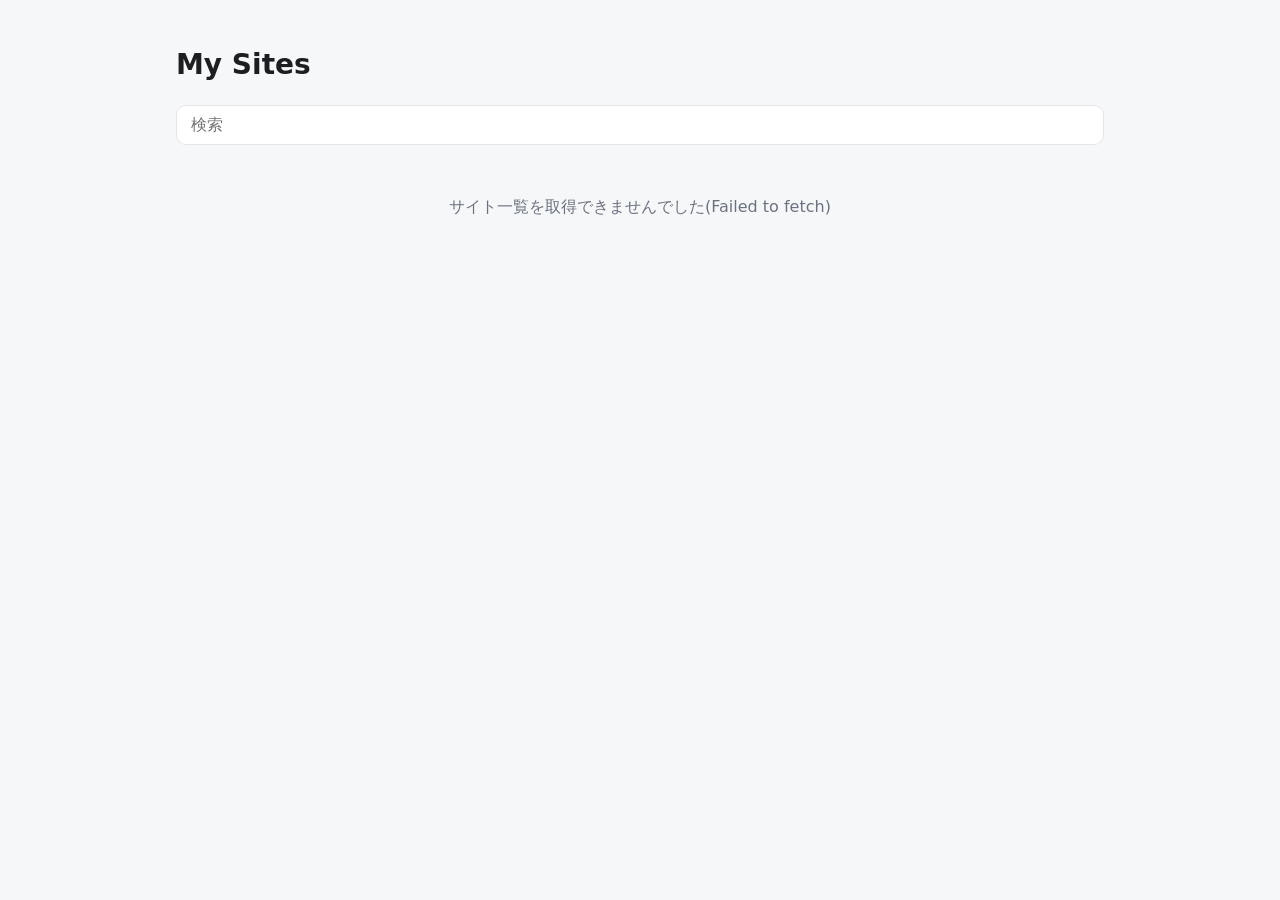
<file: index.html>
<!doctype html>
<html lang="ja">
<head>
<meta charset="utf-8">
<meta name="viewport" content="width=device-width, initial-scale=1">
<title>My Sites</title>
<style>
  :root {
    --bg: #f6f7f9; --card: #fff; --text: #1c1e21; --sub: #6b7280;
    --border: #e3e6ea; --accent: #2563eb;
  }
  @media (prefers-color-scheme: dark) {
    :root { --bg: #0f1115; --card: #181b21; --text: #e8eaed; --sub: #9aa0aa;
            --border: #272b33; --accent: #6ea0ff; }
  }
  * { box-sizing: border-box; }
  body { margin: 0; background: var(--bg); color: var(--text);
         font-family: system-ui, -apple-system, "Hiragino Sans", "Noto Sans JP", sans-serif; }
  .wrap { max-width: 960px; margin: 0 auto; padding: 48px 16px 64px; }
  h1 { margin: 0 0 4px; font-size: 28px; }
  .lead { color: var(--sub); margin: 0 0 24px; }
  input[type=search] {
    width: 100%; padding: 10px 14px; font-size: 16px; border-radius: 10px;
    border: 1px solid var(--border); background: var(--card); color: var(--text);
    margin-bottom: 20px;
  }
  .grid { display: grid; gap: 14px; grid-template-columns: repeat(auto-fill, minmax(260px, 1fr)); }
  .card { display: block; padding: 16px; background: var(--card); border: 1px solid var(--border);
          border-radius: 12px; text-decoration: none; color: inherit;
          transition: transform .12s, border-color .12s; }
  .card:hover { transform: translateY(-2px); border-color: var(--accent); }
  .card h2 { margin: 0 0 6px; font-size: 17px; color: var(--accent); word-break: break-all; }
  .card p { margin: 0 0 10px; font-size: 14px; color: var(--sub); min-height: 1.4em; }
  .meta { display: flex; justify-content: space-between; font-size: 12px; color: var(--sub); }
  .meta a { color: var(--sub); }
  .msg { color: var(--sub); text-align: center; padding: 32px 0; }
</style>
</head>
<body>
<div class="wrap">
  <h1>My Sites</h1>
  <p class="lead" id="lead">読み込み中…</p>
  <input type="search" id="q" placeholder="検索">
  <div class="grid" id="grid"></div>
  <div class="msg" id="msg"></div>
</div>

<script>
// このリポジトリ内の「フォルダ/index.html」を自動で読み取って一覧にします
const USERNAME = "itsukisan0707desu";
const REPO = "itsukisan0707desu.github.io";

// 手動で追加したいサイト(任意)
const EXTRA = [
  // { name: "example", description: "説明", url: "https://example.com/" },
];

// 一覧から隠したいフォルダ名(任意)
const HIDE = [];

const grid = document.getElementById("grid");
const msg = document.getElementById("msg");
const lead = document.getElementById("lead");
const q = document.getElementById("q");
let items = [];

function render() {
  const kw = q.value.trim().toLowerCase();
  grid.innerHTML = "";
  const list = items.filter(i =>
    (i.name + " " + (i.description || "")).toLowerCase().includes(kw));
  for (const i of list) {
    const a = document.createElement("a");
    a.className = "card"; a.href = i.url;
    const h = document.createElement("h2"); h.textContent = i.name;
    const p = document.createElement("p"); p.textContent = i.description || "";
    const m = document.createElement("div"); m.className = "meta";
    const d = document.createElement("span"); d.textContent = i.folder || "";
    m.appendChild(d);
    if (i.source) {
      const r = document.createElement("a");
      r.href = i.source; r.textContent = "files ↗";
      r.addEventListener("click", e => e.stopPropagation());
      m.appendChild(r);
    }
    a.append(h, p, m);
    grid.appendChild(a);
  }
  msg.textContent = list.length ? "" : "見つかりませんでした";
}

// フォルダ一覧を取得(GitHub API。結果は2分キャッシュ、0件はキャッシュしない)
async function listFolders() {
  const key = "sites-tree-v2-" + REPO;
  try {
    const c = JSON.parse(localStorage.getItem(key) || "null");
    if (c && c.data.length && Date.now() - c.t < 2 * 60 * 1000) return c.data;
  } catch (e) {}
  const res = await fetch(`https://api.github.com/repos/${USERNAME}/${REPO}/git/trees/HEAD?recursive=1`);
  if (!res.ok) throw new Error("GitHub API: " + res.status);
  const tree = (await res.json()).tree;
  const folders = tree
    .map(t => t.path.match(/^([^\/.][^\/]*)\/index\.html$/i))
    .filter(Boolean).map(m => m[1])
    .filter(f => !HIDE.includes(f));
  if (folders.length) { try { localStorage.setItem(key, JSON.stringify({ t: Date.now(), data: folders })); } catch (e) {} }
  return folders;
}

// 各サイトの <title> と <meta name="description"> を読んで名前・説明にする
async function readInfo(folder) {
  const info = { name: folder, description: "", folder: folder + "/",
    url: `./${folder}/`,
    source: `https://github.com/${USERNAME}/${REPO}/tree/HEAD/${folder}` };
  try {
    const html = await (await fetch(`./${folder}/index.html`)).text();
    const doc = new DOMParser().parseFromString(html, "text/html");
    if (doc.title) info.name = doc.title.trim();
    const meta = doc.querySelector('meta[name="description"]');
    if (meta) info.description = meta.content.trim();
  } catch (e) {}
  return info;
}

async function load() {
  const folders = await listFolders();
  items = await Promise.all(folders.map(readInfo));
  items.push(...EXTRA);
  lead.textContent = `${items.length} 件のサイト`;
  render();
}

q.addEventListener("input", render);
load().catch(err => {
  lead.textContent = "";
  items = [...EXTRA];
  render();
  msg.textContent = "サイト一覧を取得できませんでした(" + err.message + ")";
});
</script>
</body>
</html>
</file>
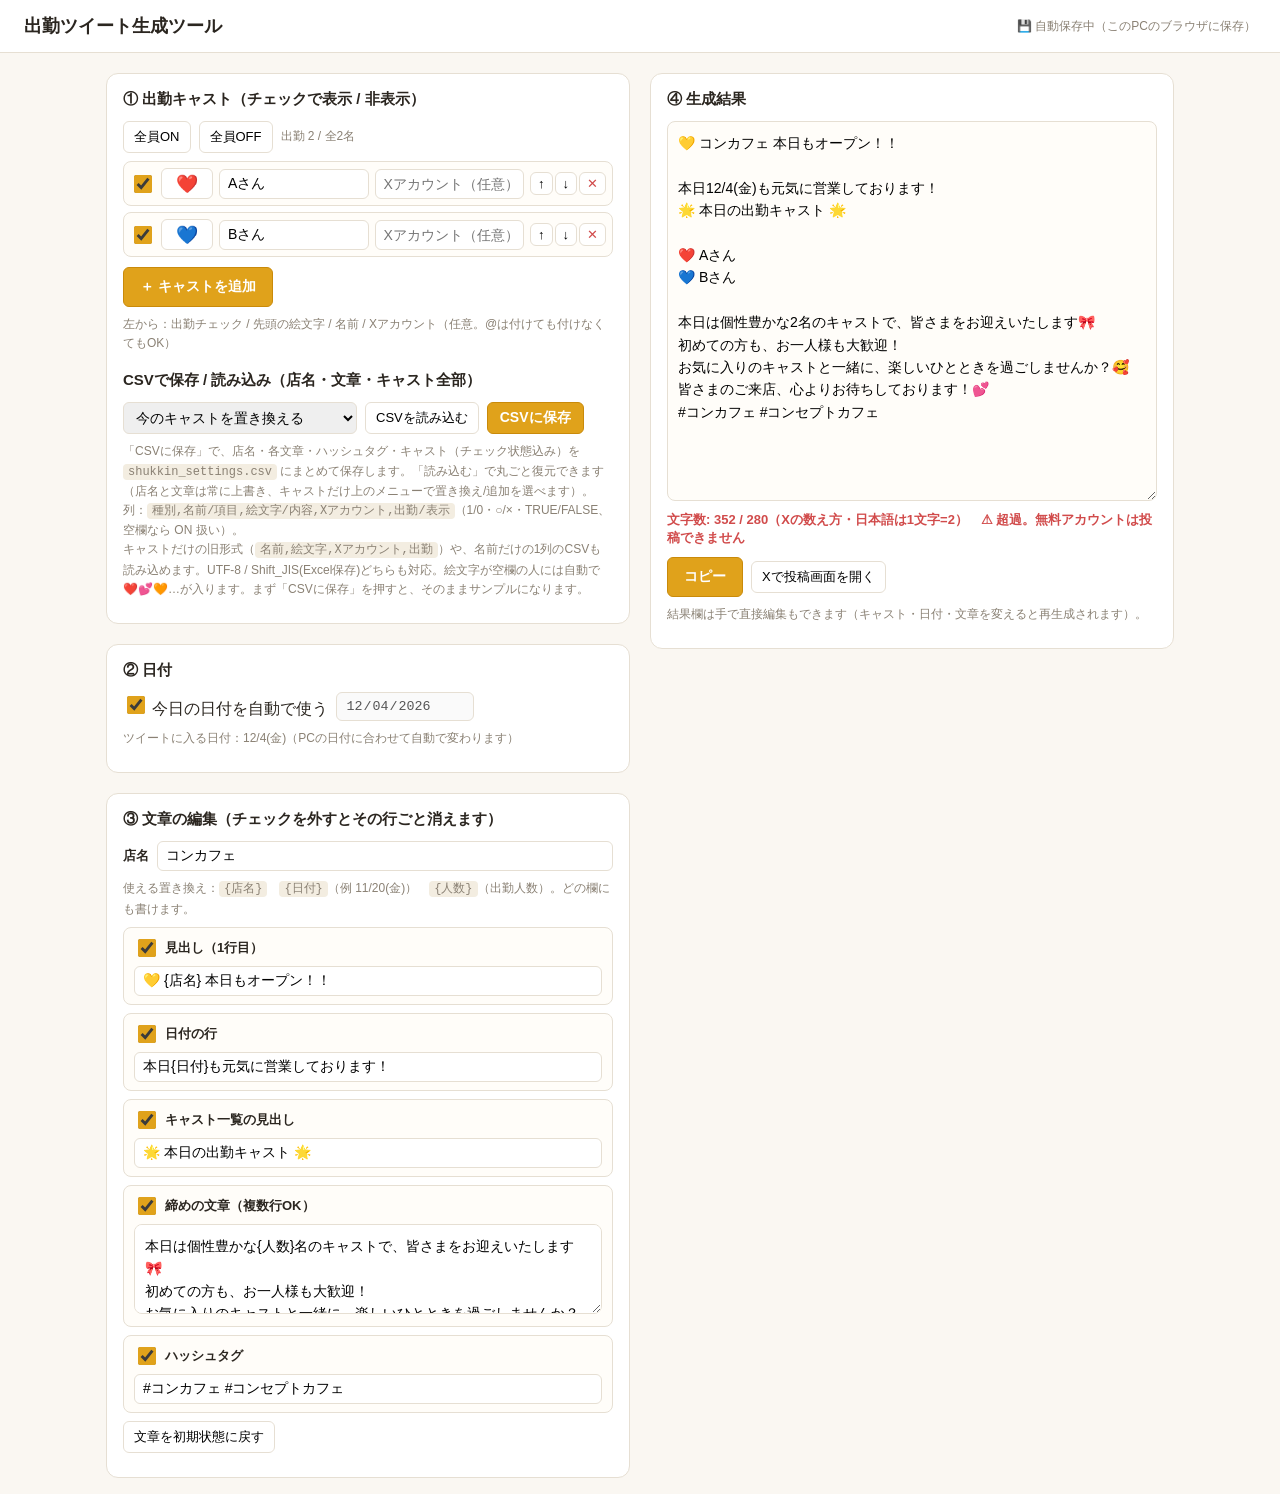
<file: twittercafe/index.html>
<!doctype html>
<html lang="ja">
<head>
<meta charset="utf-8">
<meta name="viewport" content="width=device-width, initial-scale=1">
<title>出勤ツイート生成ツール</title>
<style>
  :root { --bg:#faf7f2; --card:#fff; --line:#e6dfd3; --accent:#e0a21b; --accent2:#c98a0a; --text:#2b2620; --mute:#8a8174; --danger:#d14b4b; }
  * { box-sizing: border-box; }
  body { margin:0; background:var(--bg); color:var(--text); font-family:"Hiragino Sans","Yu Gothic UI","Meiryo",sans-serif; }
  header { padding:14px 24px; background:var(--card); border-bottom:1px solid var(--line); font-weight:700; font-size:18px; display:flex; justify-content:space-between; align-items:center; }
  #saveState { font-size:12px; font-weight:400; color:var(--mute); }
  #saveState.bad { color:var(--danger); font-weight:700; }
  main { max-width:1100px; margin:20px auto; padding:0 16px; display:grid; grid-template-columns:1fr 1fr; gap:20px; align-items:start; }
  @media (max-width:820px){ main{ grid-template-columns:1fr; } }
  .col { display:flex; flex-direction:column; gap:20px; }
  section { background:var(--card); border:1px solid var(--line); border-radius:12px; padding:16px; }
  h2 { font-size:15px; margin:0 0 12px; }
  .row { display:flex; align-items:center; gap:8px; margin-bottom:8px; flex-wrap:wrap; }
  .cast { display:grid; grid-template-columns:auto 52px 1fr 1fr auto; gap:6px; align-items:center; padding:6px; border:1px solid var(--line); border-radius:8px; margin-bottom:6px; background:#fffdf9; }
  .cast.off { opacity:.45; }
  input[type=text], select { padding:6px 8px; border:1px solid var(--line); border-radius:6px; font-size:14px; font-family:inherit; }
  .cast input[type=text] { width:100%; }
  .cast input.emoji { text-align:center; font-size:18px; padding:4px; }
  input[type=checkbox] { width:18px; height:18px; accent-color:var(--accent); cursor:pointer; }
  .ctrl { display:flex; gap:2px; }
  button { cursor:pointer; border:1px solid var(--line); background:#fff; border-radius:6px; padding:6px 10px; font-size:13px; font-family:inherit; }
  button:hover { background:#f5efe3; }
  button.primary { background:var(--accent); border-color:var(--accent2); color:#fff; font-weight:700; padding:10px 16px; font-size:14px; }
  button.primary:hover { background:var(--accent2); }
  button.del { color:var(--danger); }
  button.sm { padding:3px 7px; }
  textarea { width:100%; padding:10px; border:1px solid var(--line); border-radius:8px; font-size:14px; line-height:1.6; font-family:inherit; resize:vertical; }
  #out { min-height:380px; background:#fffdf9; }
  .hint { color:var(--mute); font-size:12px; line-height:1.6; margin:4px 0 8px; }
  .count { font-size:13px; margin:6px 0 10px; }
  .count.over { color:var(--danger); font-weight:700; }
  input[type=date] { padding:5px 8px; border:1px solid var(--line); border-radius:6px; }
  .block { border:1px solid var(--line); border-radius:8px; padding:8px 10px; margin-bottom:8px; background:#fffdf9; }
  .block.off { opacity:.5; }
  .block label.t { display:flex; align-items:center; gap:6px; font-size:13px; font-weight:700; margin-bottom:6px; cursor:pointer; }
  .block input[type=text] { width:100%; }
  .block textarea { min-height:90px; }
  .toast { position:fixed; bottom:24px; left:50%; transform:translateX(-50%); background:#2b2620; color:#fff; padding:10px 18px; border-radius:8px; font-size:14px; opacity:0; transition:.25s; pointer-events:none; max-width:90vw; }
  .toast.show { opacity:1; }
  code { background:#f3ede1; padding:1px 5px; border-radius:4px; font-size:12px; }
</style>
</head>
<body>
<header>
  <span>出勤ツイート生成ツール</span>
  <span id="saveState"></span>
</header>
<main>
  <div class="col">
    <section>
      <h2>① 出勤キャスト（チェックで表示 / 非表示）</h2>
      <div class="row">
        <button id="allOn">全員ON</button>
        <button id="allOff">全員OFF</button>
        <span class="hint" id="castSummary" style="margin:0"></span>
      </div>
      <div id="castList"></div>
      <div class="row" style="margin-top:10px">
        <button id="addCast" class="primary">＋ キャストを追加</button>
      </div>
      <p class="hint">左から：出勤チェック / 先頭の絵文字 / 名前 / Xアカウント（任意。@は付けても付けなくてもOK）</p>

      <h2 style="margin-top:18px">CSVで保存 / 読み込み（店名・文章・キャスト全部）</h2>
      <div class="row">
        <select id="csvMode">
          <option value="replace">今のキャストを置き換える</option>
          <option value="append">今のキャストの後ろに追加する</option>
        </select>
        <button id="csvImport">CSVを読み込む</button>
        <button id="csvExport" class="primary" style="padding:6px 12px">CSVに保存</button>
        <input type="file" id="csvFile" accept=".csv,.txt,text/csv" hidden>
      </div>
      <p class="hint">
        「CSVに保存」で、店名・各文章・ハッシュタグ・キャスト（チェック状態込み）を <code>shukkin_settings.csv</code> にまとめて保存します。「読み込む」で丸ごと復元できます（店名と文章は常に上書き、キャストだけ上のメニューで置き換え/追加を選べます）。<br>
        列：<code>種別,名前/項目,絵文字/内容,Xアカウント,出勤/表示</code>（1/0・○/×・TRUE/FALSE、空欄なら ON 扱い）。<br>
        キャストだけの旧形式（<code>名前,絵文字,Xアカウント,出勤</code>）や、名前だけの1列のCSVも読み込めます。UTF-8 / Shift_JIS(Excel保存)どちらも対応。絵文字が空欄の人には自動で❤️💕🧡…が入ります。まず「CSVに保存」を押すと、そのままサンプルになります。
      </p>
    </section>

    <section>
      <h2>② 日付</h2>
      <div class="row">
        <label><input type="checkbox" id="autoDate" checked> 今日の日付を自動で使う</label>
        <input type="date" id="dateInput" disabled>
      </div>
      <p class="hint" id="dateHint"></p>
    </section>

    <section>
      <h2>③ 文章の編集（チェックを外すとその行ごと消えます）</h2>
      <div class="row">
        <label for="shopName" style="font-size:13px;font-weight:700">店名</label>
        <input type="text" id="shopName" style="flex:1; min-width:180px" placeholder="例：コンカフェ○○">
      </div>
      <p class="hint">使える置き換え：<code>{店名}</code>　<code>{日付}</code>（例 11/20(金)）　<code>{人数}</code>（出勤人数）。どの欄にも書けます。</p>
      <div id="blocks"></div>
      <div class="row"><button id="resetBlocks">文章を初期状態に戻す</button></div>
    </section>
  </div>

  <div class="col">
    <section style="position:sticky; top:12px">
      <h2>④ 生成結果</h2>
      <textarea id="out"></textarea>
      <div class="count" id="count"></div>
      <div class="row">
        <button id="copy" class="primary">コピー</button>
        <button id="post">Xで投稿画面を開く</button>
      </div>
      <p class="hint">結果欄は手で直接編集もできます（キャスト・日付・文章を変えると再生成されます）。</p>
    </section>
  </div>
</main>
<div class="toast" id="toast"></div>

<script>
const KEY = "shukkin_tool_v3";
const HEARTS = ["❤️","💕","🧡","💙","💛","💚","💜","🩷","🤍","🩵"];
const WD = ["日","月","火","水","木","金","土"];

// 文章ブロックの定義（group が同じものは改行でつながり、グループ間は空行で区切られる）
const BLOCK_DEFS = [
  { key:"title",    label:"見出し（1行目）",     group:1, multi:false, text:"💛 {店名} 本日もオープン！！" },
  { key:"dateLine", label:"日付の行",            group:2, multi:false, text:"本日{日付}も元気に営業しております！" },
  { key:"castHead", label:"キャスト一覧の見出し", group:2, multi:false, text:"🌟 本日の出勤キャスト 🌟" },
  { key:"closing",  label:"締めの文章（複数行OK）", group:4, multi:true,  text:"本日は個性豊かな{人数}名のキャストで、皆さまをお迎えいたします🎀\n初めての方も、お一人様も大歓迎！\nお気に入りのキャストと一緒に、楽しいひとときを過ごしませんか？🥰\n皆さまのご来店、心よりお待ちしております！💕" },
  { key:"tags",     label:"ハッシュタグ",         group:4, multi:false, text:"#コンカフェ #コンセプトカフェ" },
];
const DEFAULT_CASTS = [
  { name:"Aさん", handle:"", emoji:"❤️", on:true },
  { name:"Bさん", handle:"", emoji:"💙", on:true },
];
function defaultBlocks(){
  const b = {}; BLOCK_DEFS.forEach(d => b[d.key] = { on:true, text:d.text }); return b;
}

const DEFAULT_SHOP = "コンカフェ";
const CSV_NAMES = { title:"見出し", dateLine:"日付の行", castHead:"キャスト見出し", closing:"締めの文章", tags:"ハッシュタグ" };

let storageOK = true;
let state = load();
function load(){
  const base = { shopName: DEFAULT_SHOP, casts: JSON.parse(JSON.stringify(DEFAULT_CASTS)), blocks: defaultBlocks() };
  try {
    const s = JSON.parse(localStorage.getItem(KEY));
    if (s && Array.isArray(s.casts)) {
      base.shopName = String(s.shopName ?? DEFAULT_SHOP);
      base.casts = s.casts.map(c => ({
        name: String(c.name ?? ""), handle: String(c.handle ?? ""), emoji: String(c.emoji ?? ""), on: c.on !== false
      }));
      BLOCK_DEFS.forEach(d => {
        const sb = s.blocks && s.blocks[d.key];
        if (sb) base.blocks[d.key] = { on: sb.on !== false, text: String(sb.text ?? d.text) };
      });
    }
  } catch(e){ storageOK = false; }
  return base;
}
function save(){
  try {
    localStorage.setItem(KEY, JSON.stringify(state));
    storageOK = true;
  } catch(e){ storageOK = false; }
  showSaveState();
}
function showSaveState(){
  const el = $("saveState");
  if (storageOK){ el.textContent = "💾 自動保存中（このPCのブラウザに保存）"; el.className = ""; }
  else { el.textContent = "⚠ 保存できない環境です（閉じると内容が消えます）"; el.className = "bad"; }
}

const $ = id => document.getElementById(id);
const pad = n => String(n).padStart(2,"0");
function todayStr(){ const d=new Date(); return `${d.getFullYear()}-${pad(d.getMonth()+1)}-${pad(d.getDate())}`; }
function fmtDate(str){
  const [y,m,d] = str.split("-").map(Number);
  return `${m}/${d}(${WD[new Date(y, m-1, d).getDay()]})`;
}
function currentDate(){ return $("autoDate").checked ? todayStr() : ($("dateInput").value || todayStr()); }

/* ---------- キャスト一覧 ---------- */
function renderCasts(){
  const box = $("castList");
  box.innerHTML = "";
  if (!state.casts.length){
    box.innerHTML = '<p class="hint">キャストがいません。「＋キャストを追加」かCSVで追加してください。</p>';
  }
  state.casts.forEach((c,i)=>{
    const row = document.createElement("div");
    row.className = "cast" + (c.on ? "" : " off");

    const chk = document.createElement("input");
    chk.type="checkbox"; chk.checked=c.on; chk.title="出勤";
    chk.onchange = ()=>{ c.on=chk.checked; row.classList.toggle("off", !c.on); changed(); };

    const em = document.createElement("input");
    em.type="text"; em.className="emoji"; em.value=c.emoji; em.title="絵文字";
    em.oninput = ()=>{ c.emoji=em.value; changed(); };

    const nm = document.createElement("input");
    nm.type="text"; nm.value=c.name; nm.placeholder="名前";
    nm.oninput = ()=>{ c.name=nm.value; changed(); };

    const hd = document.createElement("input");
    hd.type="text"; hd.value=c.handle; hd.placeholder="Xアカウント（任意）";
    hd.oninput = ()=>{ c.handle=hd.value; changed(); };

    const ctrl = document.createElement("div");
    ctrl.className="ctrl";
    ctrl.append(
      btn("↑", ()=>move(i,-1), "sm"),
      btn("↓", ()=>move(i,1), "sm"),
      btn("✕", ()=>{ if(confirm(`「${c.name||"このキャスト"}」を削除しますか？`)){ state.casts.splice(i,1); renderCasts(); changed(); } }, "sm del")
    );
    row.append(chk,em,nm,hd,ctrl);
    box.appendChild(row);
  });
}
function btn(label, fn, cls){ const b=document.createElement("button"); b.textContent=label; b.className=cls||""; b.onclick=fn; return b; }
function move(i,d){
  const j=i+d; if(j<0||j>=state.casts.length) return;
  [state.casts[i],state.casts[j]]=[state.casts[j],state.casts[i]];
  renderCasts(); changed();
}

/* ---------- 文章ブロック ---------- */
function renderBlocks(){
  const box = $("blocks");
  box.innerHTML = "";
  BLOCK_DEFS.forEach(d=>{
    const b = state.blocks[d.key];
    const wrap = document.createElement("div");
    wrap.className = "block" + (b.on ? "" : " off");

    const lab = document.createElement("label");
    lab.className = "t";
    const chk = document.createElement("input");
    chk.type = "checkbox"; chk.checked = b.on;
    chk.onchange = ()=>{ b.on = chk.checked; wrap.classList.toggle("off", !b.on); changed(); };
    lab.append(chk, document.createTextNode(d.label));

    let field;
    if (d.multi){ field = document.createElement("textarea"); }
    else { field = document.createElement("input"); field.type = "text"; }
    field.value = b.text;
    field.oninput = ()=>{ b.text = field.value; changed(); };

    wrap.append(lab, field);
    box.appendChild(wrap);
  });
}

/* ---------- 生成 ---------- */
function generate(){
  const active = state.casts.filter(c => c.on && c.name.trim());
  const castLines = active.map(c=>{
    const h = c.handle.trim().replace(/^@/,"");
    return `${c.emoji ? c.emoji+" " : ""}${c.name.trim()}${h ? `（@${h}）` : ""}`;
  }).join("\n");

  const fill = s => s.replaceAll("{店名}", state.shopName.trim())
                     .replaceAll("{日付}", fmtDate(currentDate()))
                     .replaceAll("{人数}", String(active.length));

  const groups = {};
  BLOCK_DEFS.forEach(d=>{
    const b = state.blocks[d.key];
    if (b.on && b.text.trim()) (groups[d.group] ||= []).push(fill(b.text));
  });
  const parts = [];
  [1,2].forEach(g => { if (groups[g]) parts.push(groups[g].join("\n")); });
  if (castLines) parts.push(castLines);
  if (groups[4]) parts.push(groups[4].join("\n"));

  $("out").value = parts.join("\n\n");
  $("castSummary").textContent = `出勤 ${active.length} / 全${state.casts.length}名`;
  updateCount();
}

// Xの文字数（日本語・絵文字は2、半角は1）
function weighted(s){
  let n=0;
  for (const ch of s){
    const c = ch.codePointAt(0);
    const light = (c<=4351)||(c>=8192&&c<=8205)||(c>=8208&&c<=8223)||(c>=8242&&c<=8247);
    n += light ? 1 : 2;
  }
  return n;
}
function updateCount(){
  const w = weighted($("out").value);
  const el = $("count");
  el.textContent = `文字数: ${w} / 280（Xの数え方・日本語は1文字=2）` + (w>280 ? "　⚠ 超過。無料アカウントは投稿できません" : "");
  el.classList.toggle("over", w>280);
}
function changed(){ save(); generate(); }

function toast(msg){
  const t=$("toast"); t.textContent=msg; t.classList.add("show");
  clearTimeout(toast._t); toast._t = setTimeout(()=>t.classList.remove("show"), 2400);
}

/* ---------- CSV ---------- */
function parseCSV(text){
  const rows=[]; let row=[], f="", q=false;
  for (let i=0;i<text.length;i++){
    const ch=text[i];
    if (q){
      if (ch === '"'){ if (text[i+1] === '"'){ f+='"'; i++; } else q=false; }
      else f+=ch;
    } else {
      if (ch === '"') q=true;
      else if (ch === ","){ row.push(f); f=""; }
      else if (ch === "\n" || ch === "\r"){
        if (ch === "\r" && text[i+1] === "\n") i++;
        row.push(f); f=""; rows.push(row); row=[];
      } else f+=ch;
    }
  }
  if (f !== "" || row.length){ row.push(f); rows.push(row); }
  return rows.filter(r => r.some(x => x.trim() !== ""));
}
function csvEscape(s){ s = String(s); return /[",\n\r]/.test(s) ? '"'+s.replace(/"/g,'""')+'"' : s; }
function parseOn(v){
  const s = String(v ?? "").trim().toLowerCase();
  if (s === "") return true;
  return !["0","false","×","x","no","off","いいえ","休","休み","なし"].includes(s);
}
function castsFromCSV(text, startIndex){
  let rows = parseCSV(text);
  if (!rows.length) return [];
  const first = rows[0].map(x=>x.trim().toLowerCase());
  const isHeader = first.some(x => ["名前","name","なまえ","キャスト","絵文字","emoji","出勤"].includes(x));
  let idx = { name:0, emoji:1, handle:2, on:3 };
  if (isHeader){
    rows = rows.slice(1);
    const find = (...names) => first.findIndex(x => names.includes(x));
    const n = find("名前","name","なまえ","キャスト"), e = find("絵文字","emoji"), h = find("xアカウント","x","アカウント","handle","twitter","id"), o = find("出勤","on","表示");
    idx = { name:n>=0?n:0, emoji:e, handle:h, on:o };
  }
  const get = (r,i) => (i>=0 && i<r.length) ? r[i].trim() : "";
  const out = [];
  rows.forEach(r=>{
    const name = get(r, idx.name);
    if (!name) return;
    out.push({
      name,
      emoji: get(r, idx.emoji) || HEARTS[(startIndex + out.length) % HEARTS.length],
      handle: get(r, idx.handle).replace(/^@/,""),
      on: parseOn(get(r, idx.on)),
    });
  });
  return out;
}
$("csvImport").onclick = ()=> $("csvFile").click();
$("csvFile").onchange = async (ev)=>{
  const file = ev.target.files[0];
  ev.target.value = "";
  if (!file) return;
  try {
    const buf = await file.arrayBuffer();
    let text;
    try { text = new TextDecoder("utf-8", {fatal:true}).decode(buf); }
    catch(e){ text = new TextDecoder("shift_jis").decode(buf); }
    const replace = $("csvMode").value === "replace";
    const base = replace ? 0 : state.casts.length;
    const rows = parseCSV(text);
    const isNew = rows.length > 0 && (rows[0][0].trim() === "種別" || rows.some(r => ["設定","キャスト"].includes((r[0] || "").trim())));

    let imported = [], nSet = 0;
    if (isNew){
      const body = rows[0][0].trim() === "種別" ? rows.slice(1) : rows;
      body.forEach(r=>{
        const kind = (r[0] || "").trim(), a = (r[1] || "").trim(), b = r[2] ?? "", c = (r[3] || "").trim(), d = r[4] ?? "";
        if (kind === "設定"){
          if (a === "店名"){ state.shopName = b; nSet++; }
          else {
            const def = BLOCK_DEFS.find(x => CSV_NAMES[x.key] === a);
            if (def){ state.blocks[def.key] = { on: parseOn(d), text: b }; nSet++; }
          }
        } else if (kind === "キャスト" && a){
          imported.push({ name:a, emoji: b.trim() || HEARTS[(base + imported.length) % HEARTS.length], handle: c.replace(/^@/,""), on: parseOn(d) });
        }
      });
    } else {
      imported = castsFromCSV(text, base);
    }
    if (!imported.length && !nSet){ toast("読み込める行がありませんでした"); return; }
    if (imported.length) state.casts = replace ? imported : state.casts.concat(imported);
    $("shopName").value = state.shopName;
    renderCasts(); renderBlocks(); changed();
    toast(`読み込みました：キャスト${imported.length}名` + (nSet ? ` / 設定${nSet}件` : ""));
  } catch(e){
    toast("CSVの読み込みに失敗しました");
  }
};
$("csvExport").onclick = ()=>{
  const lines = ["種別,名前/項目,絵文字/内容,Xアカウント,出勤/表示"];
  lines.push(["設定", "店名", state.shopName, "", 1].map(csvEscape).join(","));
  BLOCK_DEFS.forEach(d => {
    const b = state.blocks[d.key];
    lines.push(["設定", CSV_NAMES[d.key], b.text, "", b.on ? 1 : 0].map(csvEscape).join(","));
  });
  state.casts.forEach(c => lines.push(["キャスト", c.name, c.emoji, c.handle, c.on ? 1 : 0].map(csvEscape).join(",")));
  const blob = new Blob(["\uFEFF" + lines.join("\r\n") + "\r\n"], { type:"text/csv;charset=utf-8" });
  const a = document.createElement("a");
  a.href = URL.createObjectURL(blob);
  a.download = "shukkin_settings.csv";
  document.body.appendChild(a); a.click(); a.remove();
  setTimeout(()=>URL.revokeObjectURL(a.href), 1000);
  toast("shukkin_settings.csv に保存しました（店名・文章・キャスト）");
};

/* ---------- その他イベント ---------- */
$("addCast").onclick = ()=>{
  state.casts.push({ name:"", handle:"", emoji:HEARTS[state.casts.length % HEARTS.length], on:true });
  renderCasts(); changed();
  const inputs = document.querySelectorAll("#castList .cast:last-child input[type=text]");
  if (inputs[1]) inputs[1].focus();
};
$("allOn").onclick  = ()=>{ state.casts.forEach(c=>c.on=true);  renderCasts(); changed(); };
$("allOff").onclick = ()=>{ state.casts.forEach(c=>c.on=false); renderCasts(); changed(); };
$("autoDate").onchange = ()=>{
  $("dateInput").disabled = $("autoDate").checked;
  if (!$("autoDate").checked && !$("dateInput").value) $("dateInput").value = todayStr();
  refreshDateHint(); generate();
};
$("dateInput").onchange = ()=>{ refreshDateHint(); generate(); };
$("resetBlocks").onclick = ()=>{
  if (confirm("文章を初期状態に戻しますか？（キャストはそのままです）")){
    state.blocks = defaultBlocks(); state.shopName = DEFAULT_SHOP; $("shopName").value = DEFAULT_SHOP;
    renderBlocks(); changed();
  }
};
$("out").oninput = updateCount;
$("copy").onclick = async ()=>{
  try { await navigator.clipboard.writeText($("out").value); }
  catch(e){ $("out").select(); document.execCommand("copy"); }
  toast("コピーしました");
};
$("post").onclick = ()=>{
  window.open("https://x.com/intent/post?text="+encodeURIComponent($("out").value), "_blank");
};
function refreshDateHint(){
  $("dateHint").textContent = `ツイートに入る日付：${fmtDate(currentDate())}` +
    ($("autoDate").checked ? "（PCの日付に合わせて自動で変わります）" : "（手動指定中）");
}

// 日付をまたいだら自動更新
let lastDay = todayStr();
setInterval(()=>{
  if (todayStr() !== lastDay){ lastDay = todayStr(); refreshDateHint(); generate(); }
}, 30000);

// init
$("shopName").value = state.shopName;
$("shopName").oninput = ()=>{ state.shopName = $("shopName").value; changed(); };
$("dateInput").value = todayStr();
renderCasts(); renderBlocks(); refreshDateHint(); generate(); showSaveState();
</script>
</body>
</html>
</file>
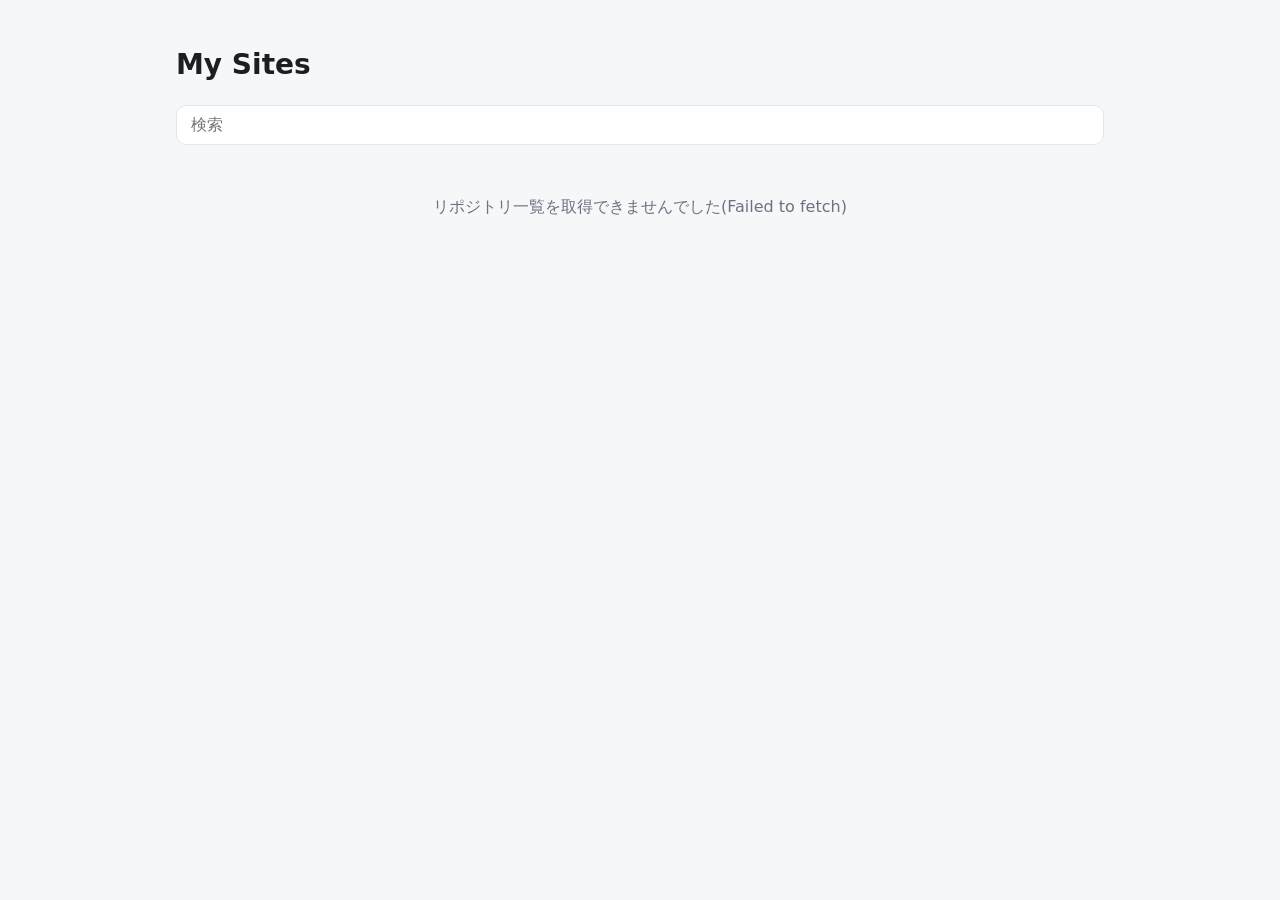
<file: index (2).html>
<!doctype html>
<html lang="ja">
<head>
<meta charset="utf-8">
<meta name="viewport" content="width=device-width, initial-scale=1">
<title>My Sites</title>
<style>
  :root {
    --bg: #f6f7f9; --card: #fff; --text: #1c1e21; --sub: #6b7280;
    --border: #e3e6ea; --accent: #2563eb;
  }
  @media (prefers-color-scheme: dark) {
    :root { --bg: #0f1115; --card: #181b21; --text: #e8eaed; --sub: #9aa0aa;
            --border: #272b33; --accent: #6ea0ff; }
  }
  * { box-sizing: border-box; }
  body { margin: 0; background: var(--bg); color: var(--text);
         font-family: system-ui, -apple-system, "Hiragino Sans", "Noto Sans JP", sans-serif; }
  .wrap { max-width: 960px; margin: 0 auto; padding: 48px 16px 64px; }
  h1 { margin: 0 0 4px; font-size: 28px; }
  .lead { color: var(--sub); margin: 0 0 24px; }
  input[type=search] {
    width: 100%; padding: 10px 14px; font-size: 16px; border-radius: 10px;
    border: 1px solid var(--border); background: var(--card); color: var(--text);
    margin-bottom: 20px;
  }
  .grid { display: grid; gap: 14px; grid-template-columns: repeat(auto-fill, minmax(260px, 1fr)); }
  .card { display: block; padding: 16px; background: var(--card); border: 1px solid var(--border);
          border-radius: 12px; text-decoration: none; color: inherit;
          transition: transform .12s, border-color .12s; }
  .card:hover { transform: translateY(-2px); border-color: var(--accent); }
  .card h2 { margin: 0 0 6px; font-size: 17px; color: var(--accent); word-break: break-all; }
  .card p { margin: 0 0 10px; font-size: 14px; color: var(--sub); min-height: 1.4em; }
  .meta { display: flex; justify-content: space-between; font-size: 12px; color: var(--sub); }
  .meta a { color: var(--sub); }
  .msg { color: var(--sub); text-align: center; padding: 32px 0; }
</style>
</head>
<body>
<div class="wrap">
  <h1>My Sites</h1>
  <p class="lead" id="lead">読み込み中…</p>
  <input type="search" id="q" placeholder="検索">
  <div class="grid" id="grid"></div>
  <div class="msg" id="msg"></div>
</div>

<script>
// ★ここだけ自分用に変更★
const USERNAME = "YOUR_GITHUB_USERNAME";

// APIで拾えないもの/手動で追加したいサイト(任意)
const EXTRA = [
  // { name: "example", description: "説明", url: "https://example.com/" },
];

// 表示から除外したいリポジトリ名(任意)
const HIDE = [];

const grid = document.getElementById("grid");
const msg = document.getElementById("msg");
const lead = document.getElementById("lead");
const q = document.getElementById("q");
let items = [];

function render() {
  const kw = q.value.trim().toLowerCase();
  grid.innerHTML = "";
  const list = items.filter(i =>
    (i.name + " " + (i.description || "")).toLowerCase().includes(kw));
  for (const i of list) {
    const a = document.createElement("a");
    a.className = "card"; a.href = i.url;
    const h = document.createElement("h2"); h.textContent = i.name;
    const p = document.createElement("p"); p.textContent = i.description || "";
    const m = document.createElement("div"); m.className = "meta";
    const d = document.createElement("span");
    d.textContent = i.updated ? "更新 " + new Date(i.updated).toLocaleDateString("ja-JP") : "";
    m.appendChild(d);
    if (i.repo) {
      const r = document.createElement("a");
      r.href = i.repo; r.textContent = "repo ↗";
      r.addEventListener("click", e => e.stopPropagation());
      m.appendChild(r);
    }
    a.append(h, p, m);
    grid.appendChild(a);
  }
  msg.textContent = list.length ? "" : "見つかりませんでした";
}

async function load() {
  const key = "sites-cache-" + USERNAME;
  let repos = null;
  try {
    const c = JSON.parse(localStorage.getItem(key) || "null");
    if (c && Date.now() - c.t < 10 * 60 * 1000) repos = c.data;
  } catch (e) {}
  if (!repos) {
    const res = await fetch(`https://api.github.com/users/${USERNAME}/repos?per_page=100&sort=pushed`);
    if (!res.ok) throw new Error("GitHub API: " + res.status);
    repos = await res.json();
    try { localStorage.setItem(key, JSON.stringify({ t: Date.now(), data: repos })); } catch (e) {}
  }
  const self = `${USERNAME}.github.io`.toLowerCase();
  items = repos
    .filter(r => r.has_pages && !r.fork && !r.archived
      && r.name.toLowerCase() !== self && !HIDE.includes(r.name))
    .map(r => ({
      name: r.name,
      description: r.description,
      url: r.homepage || `https://${USERNAME}.github.io/${r.name}/`,
      repo: r.html_url,
      updated: r.pushed_at,
    }));
  items.push(...EXTRA);
  lead.textContent = `${items.length} 件のサイト`;
  render();
}

q.addEventListener("input", render);
load().catch(err => {
  lead.textContent = "";
  items = [...EXTRA];
  render();
  msg.textContent = "リポジトリ一覧を取得できませんでした(" + err.message + ")";
});
</script>
</body>
</html>
</file>
